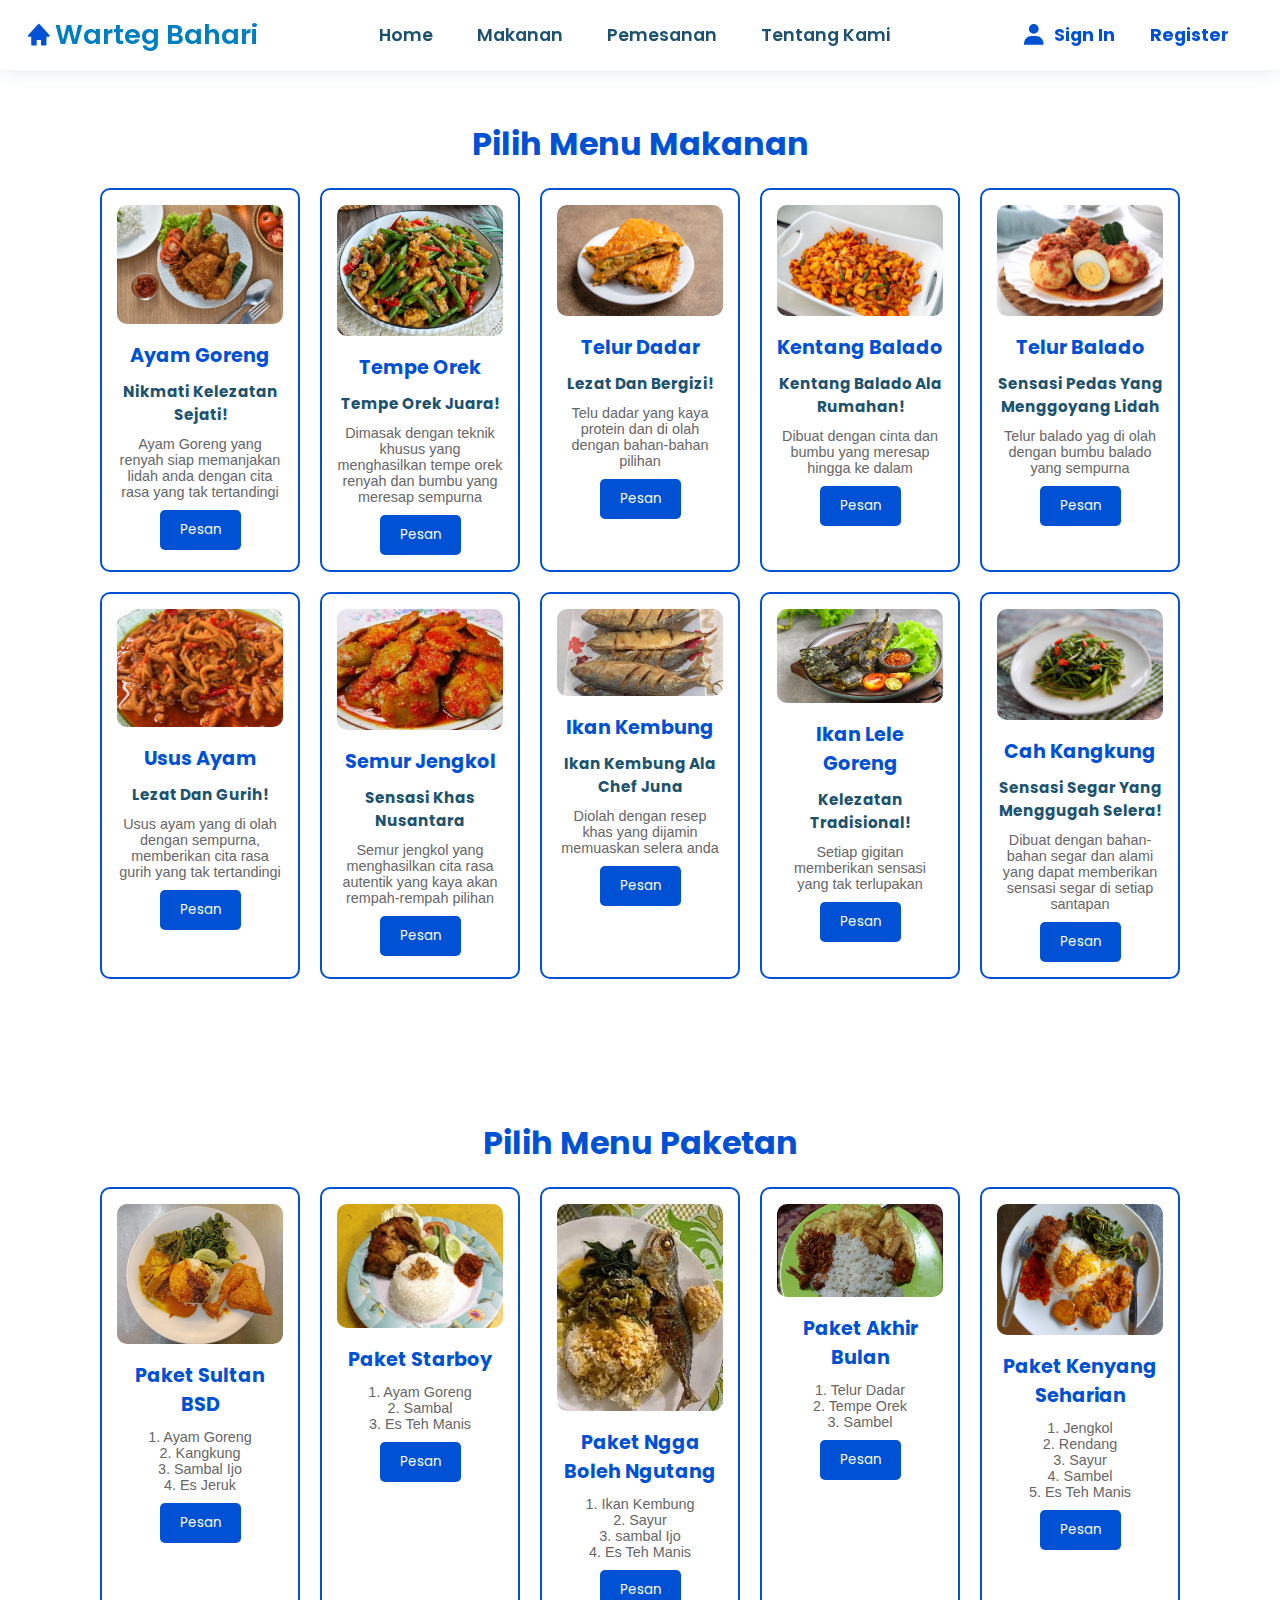
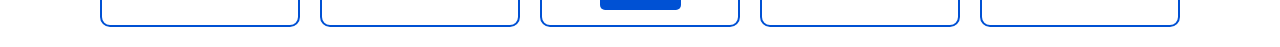
<file: Project Warteg 100%/index2.html>
<!DOCTYPE html>
<html>
    <head>
        <meta charset="UTF-8">
        <meta name="viewport" content="width=device-width, initial scale=1">
        <title>MENU MAKANAN</title>
        <link rel="stylesheet" href="menu.css">
        <link rel="preconnect" href="https://fonts.googleapis.com">
        <link rel="preconnect" href="https://fonts.gstatic.com" crossorigin>
        <link href="https://fonts.googleapis.com/css2?family=Poppins:ital,wght@0,100;0,200;0,300;0,400;0,500;0,600;0,700;0,800;0,900;1,100;1,200;1,300;1,400;1,500;1,600;1,700;1,800;1,900&display=swap" rel="stylesheet">
        <link href='https://unpkg.com/boxicons@2.1.4/css/boxicons.min.css' rel='stylesheet'>
        <link rel="preconnect" href="https://fonts.googleapis.com">
        <link rel="preconnect" href="https://fonts.gstatic.com" crossorigin>
        
    </head>

    <div>
            <header>
                <a href="" class="logo">
                    <i class='bx bxs-home' ></i>
                    <span>Warteg Bahari</span>
                </a>

                <ul class="navbar">
                    <li>
                        <a href="index.html">Home</a>
                        <a href="index2.html">Makanan</a>
                        <a href="index3.html">Pemesanan</a>
                        <a href="index4.html">Tentang Kami</a>
                    </li>
                </ul>

                <div class="main">
                    <a href="index5.html" class="user"><i class='bx bxs-user' ></i>Sign In</a>
                    <a href="index5.html">Register</a>
                    <div class="bx bx-menu" id="menu-icon">
                    </div>
                </div>
            </header>
            

            <!-- menu makan -->

            
            <section class="menu">
                <h1>Pilih Menu Makanan</h1>
                <div class="menu-items">
                    <div class="menu-item" >
                        <img src="ayam.jpg" >
                        <h2>Ayam Goreng</h2>
                        <h4>Nikmati Kelezatan Sejati!</h4>
                        <p>Ayam Goreng yang renyah siap memanjakan lidah anda 
                            dengan cita rasa yang tak tertandingi </p>
                        <button onclick="location.href='index3.html'">Pesan</button>
                    </div>
                    <div class="menu-item">
                        <img src="tempe orek.jpg">
                        <h2>Tempe Orek</h2>
                        <h4>Tempe Orek Juara!</h4>
                        <p>Dimasak dengan teknik khusus yang menghasilkan tempe orek renyah 
                            dan bumbu yang meresap sempurna
                        </p>
                        <button>Pesan</button>
                    </div>
                    <div class="menu-item" >
                        <img src="telur.jpg" >
                        <h2>Telur Dadar</h2>
                        <h4>Lezat Dan Bergizi!</h4>
                        <p>Telu dadar yang kaya protein dan di olah dengan bahan-bahan
                            pilihan
                        </p>
                        <button onclick="location.href='index3.html'">Pesan</button>
                    </div>
                    <div class="menu-item" >
                        <img src="kentang.jpg" >
                        <h2>Kentang Balado</h2>
                        <h4>Kentang Balado Ala Rumahan!</h4>
                        <p>Dibuat dengan cinta dan bumbu yang meresap
                            hingga ke dalam
                        </p>
                        <button onclick="location.href='index3.html'">Pesan</button>
                    </div>
                    <div class="menu-item" >
                        <img src="balado.jpg" >
                        <h2>Telur Balado</h2>
                        <h4>Sensasi Pedas Yang Menggoyang Lidah</h4>
                        <p>Telur balado yag di olah dengan bumbu balado
                            yang sempurna
                        </p>
                        <button onclick="location.href='index3.html'">Pesan</button>
                    </div>
                    <div class="menu-items">
                        <div class="menu-item">
                            <img src="usus ayam.jpg">
                            <h2>Usus Ayam</h2>
                            <h4>Lezat Dan Gurih!</h4>
                            <p>Usus ayam yang di olah dengan sempurna,
                                memberikan cita rasa gurih yang tak tertandingi
                            </p>
                            <button onclick="location.href='index3.html'">Pesan</button>
                        </div>
                        <div class="menu-items">
                            <div class="menu-item" >
                                <img src="semur jengkol.webp" >
                                <h2>Semur Jengkol</h2>
                                <h4>Sensasi Khas Nusantara</h4>
                                <p>Semur jengkol yang menghasilkan cita rasa autentik
                                    yang kaya akan rempah-rempah pilihan
                                </p>
                                <button onclick="location.href='index3.html'">Pesan</button>
                            </div>
                            <div class="menu-items">
                                <div class="menu-item" >
                                    <img src="ikan kembung.jpg" >
                                    <h2>Ikan Kembung</h2>
                                    <h4>Ikan Kembung Ala Chef Juna</h4>
                                    <p>Diolah dengan resep khas yang dijamin memuaskan selera anda</p>
                                    <button onclick="location.href='index3.html'">Pesan</button>
                                </div>
                                    <div class="menu-items">
                    <div class="menu-item" >
                        <img src="lele goreng.jpg" >
                        <h2>Ikan Lele Goreng</h2>
                        <h4>Kelezatan Tradisional!</h4>
                        <p>Setiap gigitan memberikan sensasi yang tak terlupakan</p>
                        <button onclick="location.href='index3.html'">Pesan</button>
                    </div>
                    <div class="menu-items">
                        <div class="menu-item" >
                            <img src="kangkung.avif" >
                            <h2>Cah Kangkung</h2>
                            <h4>Sensasi Segar Yang Menggugah Selera!</h4>
                            <p>Dibuat dengan bahan-bahan segar dan alami yang dapat 
                                memberikan sensasi segar di setiap santapan
                            </p>
                            <button onclick="location.href='index3.html'">Pesan</button>
                        </div>
                        
                </div>
            </section>
            
            <!-- menu paketan -->


            <section class="menu">
                <h1>Pilih Menu Paketan</h1>
                <div class="menu-items">
                    <div class="menu-item" >
                        <img src="paket nasi ayam.webp" >
                        <h2>Paket Sultan BSD</h2>
                        <p>1. Ayam Goreng<br>
                        2. Kangkung<br>
                        3. Sambal Ijo<br>
                        4. Es Jeruk</p>
                        <button>Pesan</button>
                    </div>
                    <div class="menu-items">
                        <div class="menu-item">
                            <img src="starboy.jpg">
                            <h2>Paket Starboy</h2>
                            <p>1. Ayam Goreng<br>
                                2. Sambal<br>
                                3. Es Teh Manis<br>
                            </p>
                            <button onclick="location.href='index3.html'">Pesan</button>
                        </div>
                        <div class="menu-items">
                            <div class="menu-item">
                                <img src="ngak utang.jpeg">
                                <h2>Paket Ngga Boleh Ngutang</h2>
                                <p> 1. Ikan Kembung<br>
                                    2. Sayur<br>
                                    3. sambal Ijo<br>
                                    4. Es Teh Manis
                                </p>
                                <button onclick="location.href='index3.html'">Pesan</button>
                            </div>
                            <div class="menu-items">
                                <div class="menu-item">
                                    <img src="akhir bulan.jpg">
                                    <h2>Paket Akhir Bulan</h2>
                                    <p>1. Telur Dadar
                                        <br>
                                        2. Tempe Orek<br>
                                        3. Sambel<br>
                                    </p>
                                    <button onclick="location.href='index3.html'">Pesan</button>
                                </div>
                                <div class="menu-items">
                                    <div class="menu-item">
                                        <img src="jengkol.jpeg">
                                        <h2>Paket Kenyang Seharian</h2>
                                        <p>1. Jengkol <br>
                                            2. Rendang <br>
                                            3. Sayur <br>
                                            4. Sambel<br>
                                            5. Es Teh Manis<br>
                                        </p>
                                        <button onclick="location.href='index3.html'">Pesan</button>
                                    </div>
                                    
            
            

            <script type="text/javascript" src="warteg.js"></script>
    </body>
</html>
</file>
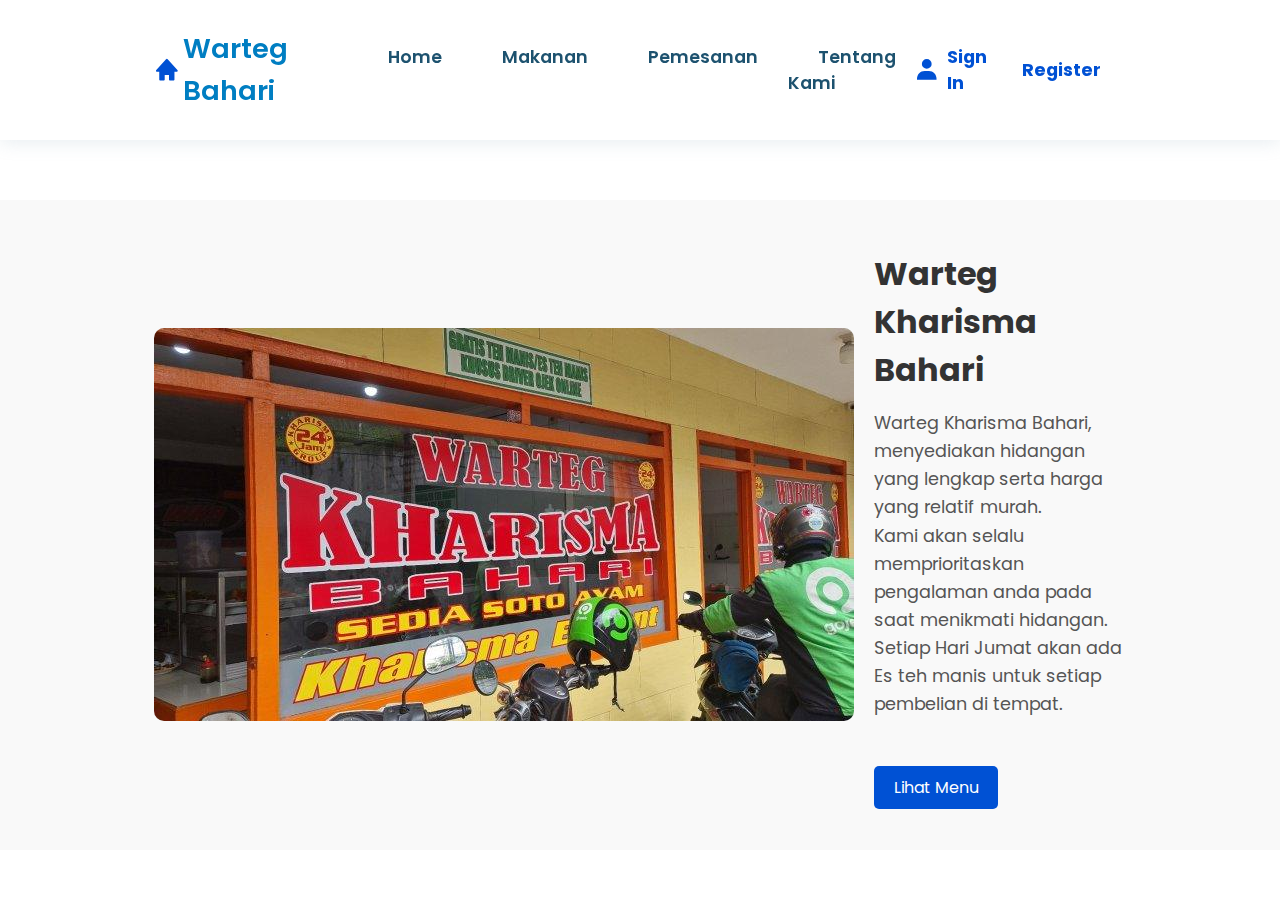
<file: Project Warteg 100%/index4.html>
<!DOCTYPE html>
<html>
<head>
    <meta charset="UTF-8" />
    <meta name="viewport" content="width=device-width, initial-scale=1.0" />
    <title>MENU MAKANAN</title>
    <link rel="stylesheet" href="about.css" />
    <link rel="preconnect" href="https://fonts.googleapis.com" />
    <link rel="preconnect" href="https://fonts.gstatic.com" crossorigin />
    <link href="https://fonts.googleapis.com/css2?family=Poppins:ital,wght@0,100;0,200;0,300;0,400;0,500;0,600;0,700;0,800;0,900&display=swap" rel="stylesheet" />
    <link href="https://unpkg.com/boxicons@2.1.4/css/boxicons.min.css" rel="stylesheet" />
</head>
<body>
    <div>
        <header>
            <a href="" class="logo">
                <i class='bx bxs-home'></i>
                <span>Warteg Bahari</span>
            </a>

            <ul class="navbar">
                <li><a href="index.html">Home</a></li>
                <li><a href="index2.html">Makanan</a></li>
                <li><a href="index3.html">Pemesanan</a></li>
                <li><a href="index4.html">Tentang Kami</a></li>
            </ul>

            <div class="main">
                <a href="index5.html" class="user"><i class='bx bxs-user'></i> Sign In</a>
                <a href="index5.html">Register</a>
                <div class="bx bx-menu" id="menu-icon"></div>
            </div>
        </header>
    </div>

    <p>&nbsp;</p>
    <p>&nbsp;</p>
    <p>&nbsp;</p>
    <p>&nbsp;</p>
    <p>&nbsp;</p>
    <p>&nbsp;</p>
    <p>&nbsp;</p>
    <p>&nbsp;</p>

    <section class="image-text-section">
        <img src="suasana-warteg-kharisma-bahari-di-kawasan-cilandak-jakarta-selatan.jpg">
        <div class="anjay">
            <h2>Warteg Kharisma Bahari</h2>
            <p>Warteg Kharisma Bahari, menyediakan hidangan yang lengkap serta harga yang relatif murah.<br>
                Kami akan selalu memprioritaskan pengalaman anda pada saat menikmati hidangan.<br>
                Setiap Hari Jumat akan ada Es teh manis untuk setiap pembelian di tempat.<br>
                &nbsp;
                <br>
                &nbsp;</p>

                <a href="index2.html" class="btn">Lihat Menu</a>
        </div>
    </section>

    <script type="text/javascript" src="warteg.js"></script>
</body>
</html>
</file>
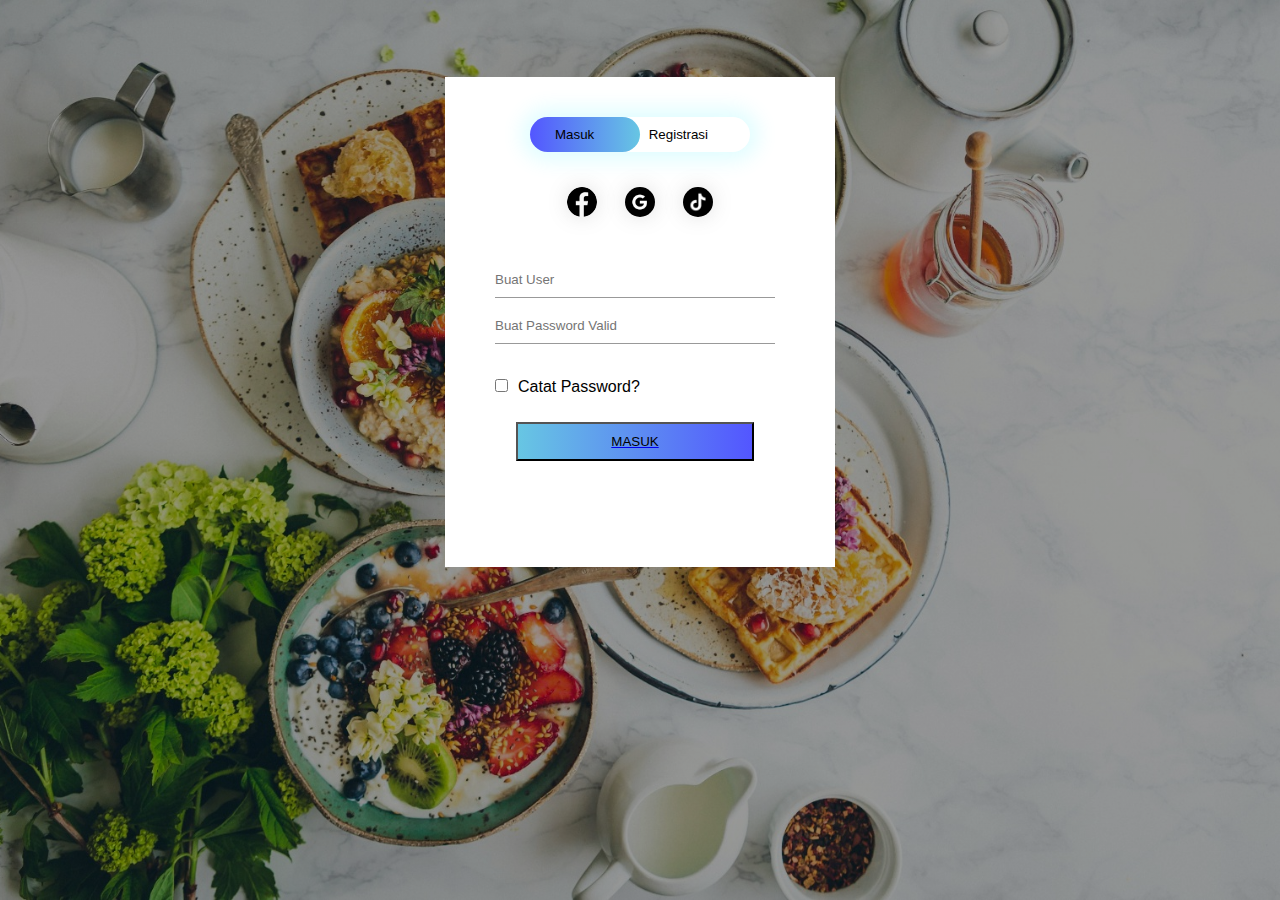
<file: Project Warteg 100%/index5.html>
<!DOCTYPE html>
<html>
    <head>
        <title>Registrasi</title>
        <link rel="stylesheet" href="Rani.css">
        <meta charset="UTF-8">
        <meta name="viewport" content="width=device-width, initial scale=1">
    </head>

    <body>
        <div class="popi">
            <div class="form-box">
                <div class="btn-siti">
                    <div id="btn"></div>
                    <button type="button" class="toggle-btn" onclick="Masuk()">Masuk</button>
                    <button type="button" class="toggle-btn" onclick="Registerasi()">Registrasi</button>
                </div>
                <div class="sosial">
                    <img src="fb.jpeg">
                    <img src="gugel.jpeg">
                    <img src="tt.jpeg">
            </div>
            <form id="Masuk" class="input-group" onsubmit="redirectToMasukPage(event)">
                <input type="text" class="input-field" placeholder="Buat User" required>
                <input type="text" class="input-field" placeholder="Buat Password Valid" required>
                <input type="checkbox" class="chech-box"><span>Catat Password?</span>
            <a href="index.html">
                <button type="submit" class="submit-btn">MASUK</button>
            </a>

            </form>
            <form id="Registrasi" class="input-group" onsubmit="redirectToRegistrasiPage(event)">
                <input type="text" class="input-field" placeholder="User Terpakai" required>
                <input type="email" class="input-field" placeholder="E-mail" required>
                <input type="text" class="input-field" placeholder="Enter Password" required>
                <input type="checkbox" class="chech-box"><span>Aku menyetujui segala kondisi</span>
                    <button type="submit" class="submit-btn" onclick="redirectToAnotherPage()">REGISTER</button>
                    
            </form>
            </div>
        </div>

        <script>
            var x = document.getElementById("Masuk")
            var y = document.getElementById("Registrasi")
            var z = document.getElementById("btn")
            function Registerasi(){
                x.style.left="-400px"
                y.style.left="50px"
                z.style.left="110px"
            }
                function Masuk() {
                x.style.left="50px"
                y.style.left="450px"
                z.style.left="0px"
                }
                
                function redirectToMasukPage(event) {
                event.preventDefault();
                window.location.href = 'index.html'; 
            }

            function redirectToRegistrasiPage(event) {
                event.preventDefault();
                window.location.href = 'index.html'; 
            }
                
        </script>

    </body>
</html>
</file>
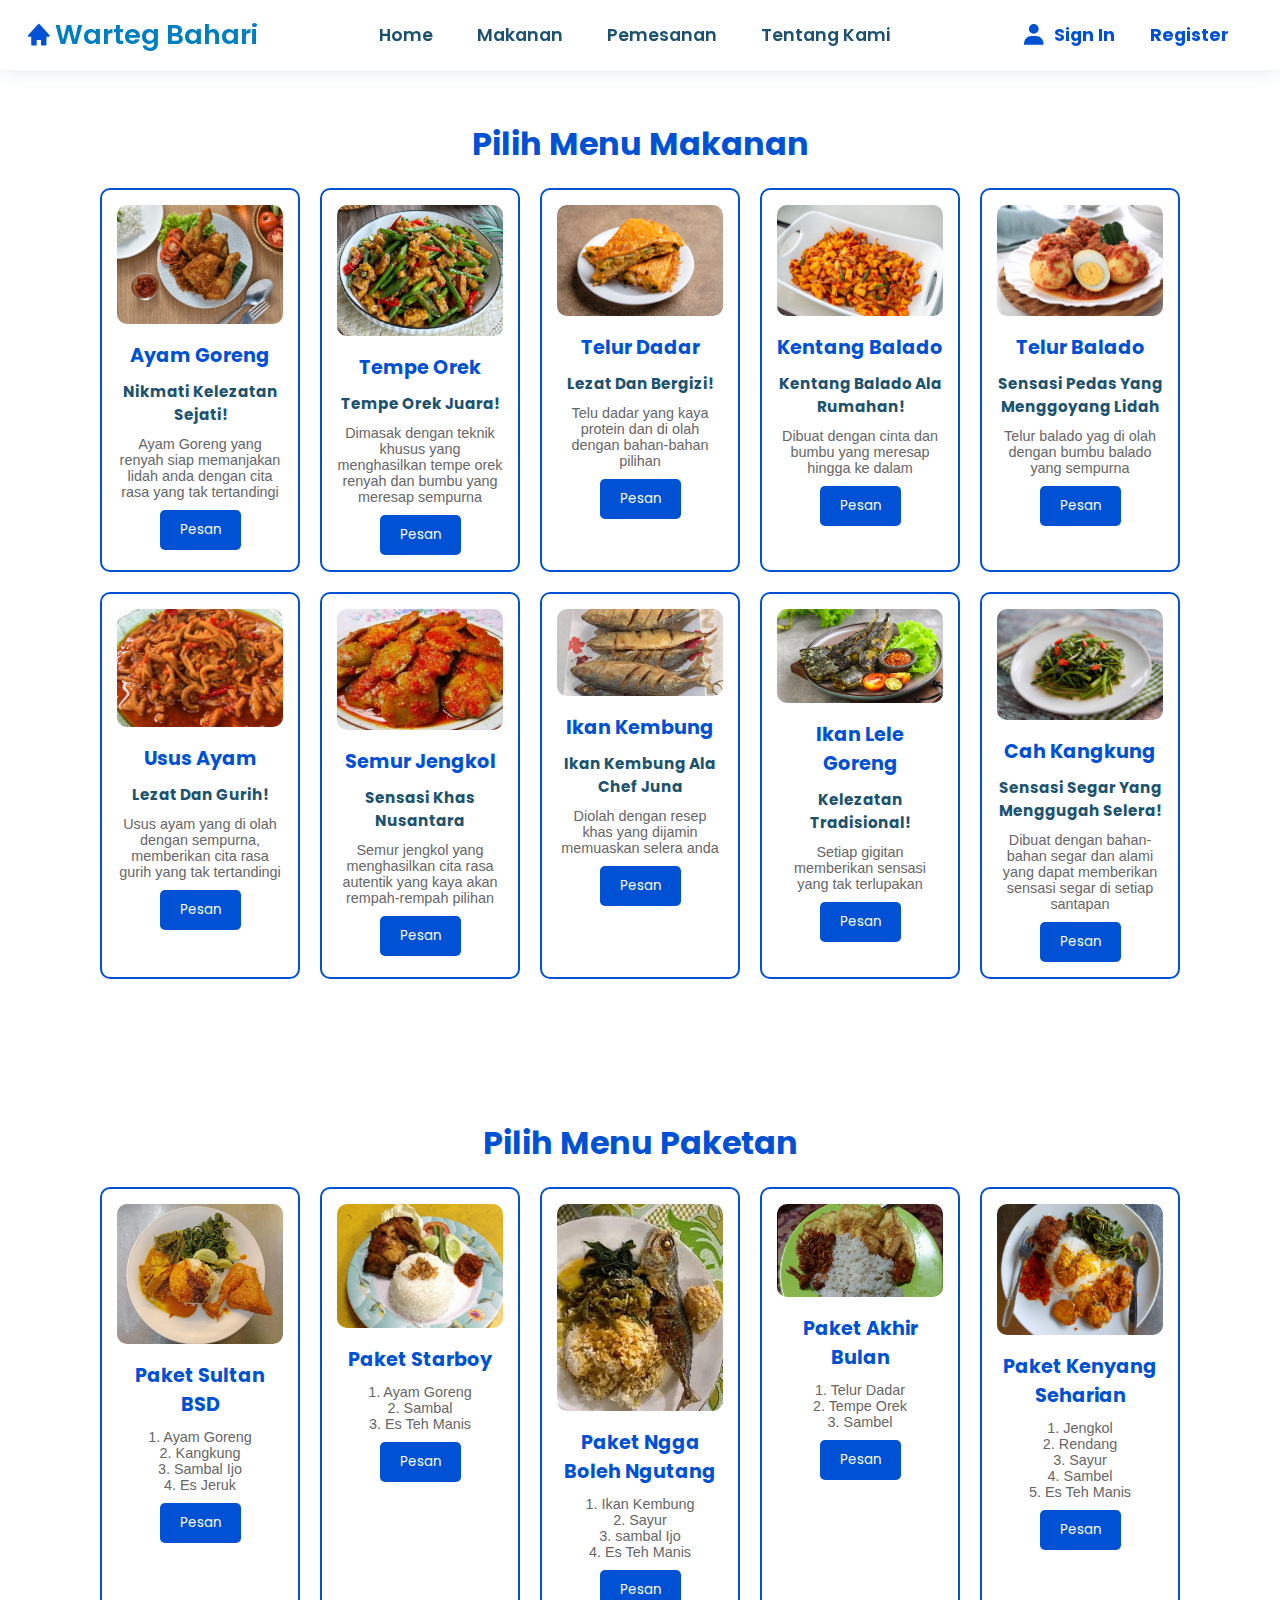
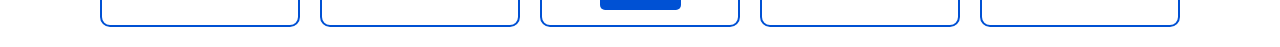
<file: Project Warteg 75%/index2.html>
<!DOCTYPE html>
<html>
    <head>
        <meta charset="UTF-8">
        <meta name="viewport" content="width=device-width, initial scale=1">
        <title>MENU MAKANAN</title>
        <link rel="stylesheet" href="menu.css">
        <link rel="preconnect" href="https://fonts.googleapis.com">
        <link rel="preconnect" href="https://fonts.gstatic.com" crossorigin>
        <link href="https://fonts.googleapis.com/css2?family=Poppins:ital,wght@0,100;0,200;0,300;0,400;0,500;0,600;0,700;0,800;0,900;1,100;1,200;1,300;1,400;1,500;1,600;1,700;1,800;1,900&display=swap" rel="stylesheet">
        <link href='https://unpkg.com/boxicons@2.1.4/css/boxicons.min.css' rel='stylesheet'>
        <link rel="preconnect" href="https://fonts.googleapis.com">
        <link rel="preconnect" href="https://fonts.gstatic.com" crossorigin>
        
    </head>

    <div>
            <header>
                <a href="" class="logo">
                    <i class='bx bxs-home' ></i>
                    <span>Warteg Bahari</span>
                </a>

                <ul class="navbar">
                    <li>
                        <a href="index.html">Home</a>
                        <a href="index2.html">Makanan</a>
                        <a href="index3.html">Pemesanan</a>
                        <a href="#">Tentang Kami</a>
                    </li>
                </ul>

                <div class="main">
                    <a href="#" class="user"><i class='bx bxs-user' ></i>Sign In</a>
                        <a href="#">Register</a>
                    <div class="bx bx-menu" id="menu-icon">
                    </div>
                </div>
            </header>
            

            <!-- menu makan -->

            
            <section class="menu">
                <h1>Pilih Menu Makanan</h1>
                <div class="menu-items">
                    <div class="menu-item" >
                        <img src="ayam.jpg" >
                        <h2>Ayam Goreng</h2>
                        <h4>Nikmati Kelezatan Sejati!</h4>
                        <p>Ayam Goreng yang renyah siap memanjakan lidah anda 
                            dengan cita rasa yang tak tertandingi </p>
                        <button>Pesan</button>
                    </div>
                    <div class="menu-item">
                        <img src="tempe orek.jpg">
                        <h2>Tempe Orek</h2>
                        <h4>Tempe Orek Juara!</h4>
                        <p>Dimasak dengan teknik khusus yang menghasilkan tempe orek renyah 
                            dan bumbu yang meresap sempurna
                        </p>
                        <button>Pesan</button>
                    </div>
                    <div class="menu-item" >
                        <img src="telur.jpg" >
                        <h2>Telur Dadar</h2>
                        <h4>Lezat Dan Bergizi!</h4>
                        <p>Telu dadar yang kaya protein dan di olah dengan bahan-bahan
                            pilihan
                        </p>
                        <button>Pesan</button>
                    </div>
                    <div class="menu-item" >
                        <img src="kentang.jpg" >
                        <h2>Kentang Balado</h2>
                        <h4>Kentang Balado Ala Rumahan!</h4>
                        <p>Dibuat dengan cinta dan bumbu yang meresap
                            hingga ke dalam
                        </p>
                        <button>Pesan</button>
                    </div>
                    <div class="menu-item" >
                        <img src="balado.jpg" >
                        <h2>Telur Balado</h2>
                        <h4>Sensasi Pedas Yang Menggoyang Lidah</h4>
                        <p>Telur balado yag di olah dengan bumbu balado
                            yang sempurna
                        </p>
                        <button>Pesan</button>
                    </div>
                    <div class="menu-items">
                        <div class="menu-item">
                            <img src="usus ayam.jpg">
                            <h2>Usus Ayam</h2>
                            <h4>Lezat Dan Gurih!</h4>
                            <p>Usus ayam yang di olah dengan sempurna,
                                memberikan cita rasa gurih yang tak tertandingi
                            </p>
                            <button>Pesan</button>
                        </div>
                        <div class="menu-items">
                            <div class="menu-item" >
                                <img src="semur jengkol.webp" >
                                <h2>Semur Jengkol</h2>
                                <h4>Sensasi Khas Nusantara</h4>
                                <p>Semur jengkol yang menghasilkan cita rasa autentik
                                    yang kaya akan rempah-rempah pilihan
                                </p>
                                <button>Pesan</button>
                            </div>
                            <div class="menu-items">
                                <div class="menu-item" >
                                    <img src="ikan kembung.jpg" >
                                    <h2>Ikan Kembung</h2>
                                    <h4>Ikan Kembung Ala Chef Juna</h4>
                                    <p>Diolah dengan resep khas yang dijamin memuaskan selera anda</p>
                                    <button>Pesan</button>
                                </div>
                                    <div class="menu-items">
                    <div class="menu-item" >
                        <img src="lele goreng.jpg" >
                        <h2>Ikan Lele Goreng</h2>
                        <h4>Kelezatan Tradisional!</h4>
                        <p>Setiap gigitan memberikan sensasi yang tak terlupakan</p>
                        <button>Pesan</button>
                    </div>
                    <div class="menu-items">
                        <div class="menu-item" >
                            <img src="kangkung.avif" >
                            <h2>Cah Kangkung</h2>
                            <h4>Sensasi Segar Yang Menggugah Selera!</h4>
                            <p>Dibuat dengan bahan-bahan segar dan alami yang dapat 
                                memberikan sensasi segar di setiap santapan
                            </p>
                            <button>Pesan</button>
                        </div>
                        
                </div>
            </section>
            
            <!-- menu paketan -->


            <section class="menu">
                <h1>Pilih Menu Paketan</h1>
                <div class="menu-items">
                    <div class="menu-item" >
                        <img src="paket nasi ayam.webp" >
                        <h2>Paket Sultan BSD</h2>
                        <p>1. Ayam Goreng<br>
                        2. Kangkung<br>
                        3. Sambal Ijo<br>
                        4. Es Jeruk</p>
                        <button>Pesan</button>
                    </div>
                    <div class="menu-items">
                        <div class="menu-item">
                            <img src="starboy.jpg">
                            <h2>Paket Starboy</h2>
                            <p>1. Ayam Goreng<br>
                                2. Sambal<br>
                                3. Es Teh Manis<br>
                            </p>
                            <button>Pesan</button>
                        </div>
                        <div class="menu-items">
                            <div class="menu-item">
                                <img src="ngak utang.jpeg">
                                <h2>Paket Ngga Boleh Ngutang</h2>
                                <p> 1. Ikan Kembung<br>
                                    2. Sayur<br>
                                    3. sambal Ijo<br>
                                    4. Es Teh Manis
                                </p>
                                <button>Pesan</button>
                            </div>
                            <div class="menu-items">
                                <div class="menu-item">
                                    <img src="akhir bulan.jpg">
                                    <h2>Paket Akhir Bulan</h2>
                                    <p>1. Telur Dadar
                                        <br>
                                        2. Tempe Orek<br>
                                        3. Sambel<br>
                                    </p>
                                    <button>Pesan</button>
                                </div>
                                <div class="menu-items">
                                    <div class="menu-item">
                                        <img src="jengkol.jpeg">
                                        <h2>Paket Kenyang Seharian</h2>
                                        <p>1. Jengkol <br>
                                            2. Rendang <br>
                                            3. Sayur <br>
                                            4. Sambel<br>
                                            5. Es Teh Manis<br>
                                        </p>
                                        <button>Pesan</button>
                                    </div>
                                    
            
            

            <script type="text/javascript" src="warteg.js"></script>
    </body>
</html>
</file>
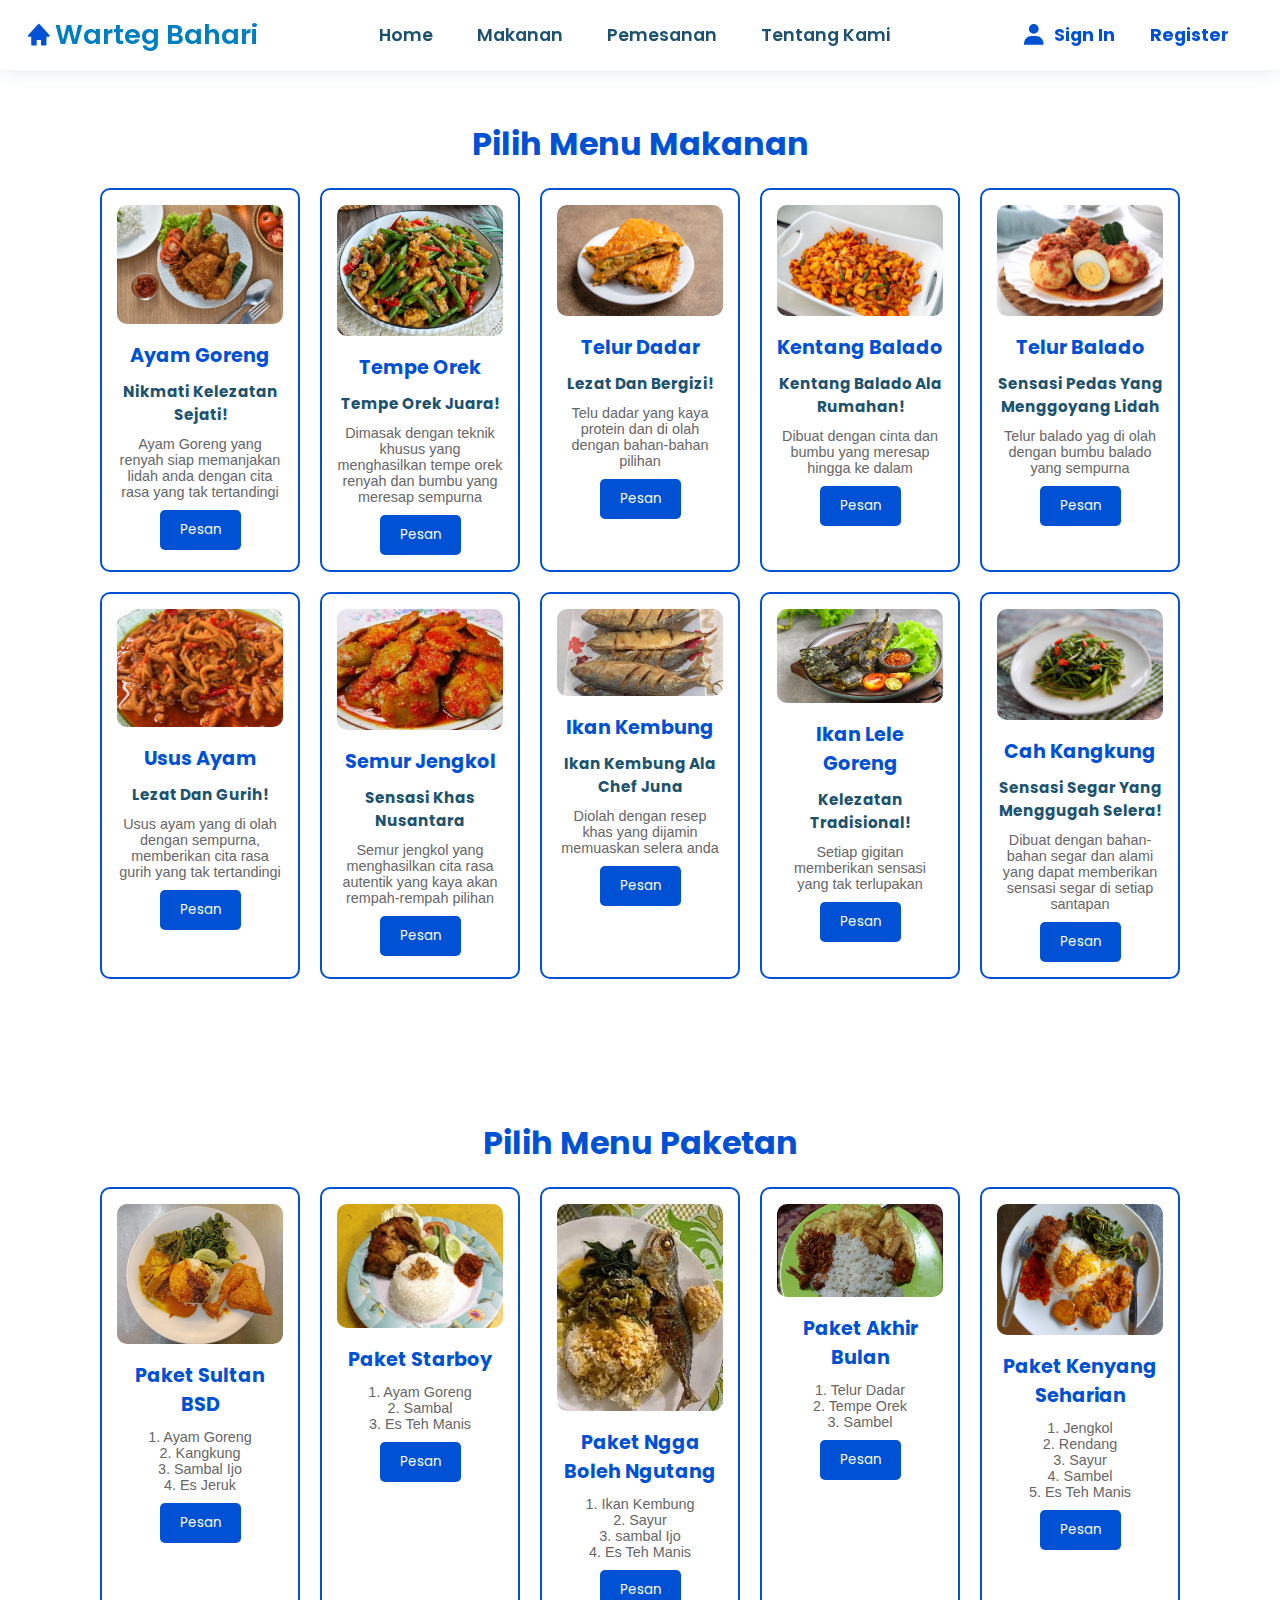
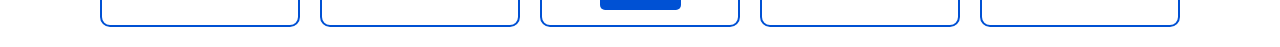
<file: Project Warteg/index2.html>
<!DOCTYPE html>
<html>
    <head>
        <meta charset="UTF-8">
        <meta name="viewport" content="width=device-width, initial scale=1">
        <title>MENU MAKANAN</title>
        <link rel="stylesheet" href="menu.css">
        <link rel="preconnect" href="https://fonts.googleapis.com">
        <link rel="preconnect" href="https://fonts.gstatic.com" crossorigin>
        <link href="https://fonts.googleapis.com/css2?family=Poppins:ital,wght@0,100;0,200;0,300;0,400;0,500;0,600;0,700;0,800;0,900;1,100;1,200;1,300;1,400;1,500;1,600;1,700;1,800;1,900&display=swap" rel="stylesheet">
        <link href='https://unpkg.com/boxicons@2.1.4/css/boxicons.min.css' rel='stylesheet'>
        <link rel="preconnect" href="https://fonts.googleapis.com">
        <link rel="preconnect" href="https://fonts.gstatic.com" crossorigin>
        
    </head>

    <div>
            <header>
                <a href="" class="logo">
                    <i class='bx bxs-home' ></i>
                    <span>Warteg Bahari</span>
                </a>

                <ul class="navbar">
                    <li>
                        <a href="index.html">Home</a>
                        <a href="index2.html">Makanan</a>
                        <a href="index3.html">Pemesanan</a>
                        <a href="index4.html">Tentang Kami</a>
                    </li>
                </ul>

                <div class="main">
                    <a href="index5.html" class="user"><i class='bx bxs-user' ></i>Sign In</a>
                    <a href="index5.html">Register</a>
                    <div class="bx bx-menu" id="menu-icon">
                    </div>
                </div>
            </header>
            

            <!-- menu makan -->

            
            <section class="menu">
                <h1>Pilih Menu Makanan</h1>
                <div class="menu-items">
                    <div class="menu-item" >
                        <img src="ayam.jpg" >
                        <h2>Ayam Goreng</h2>
                        <h4>Nikmati Kelezatan Sejati!</h4>
                        <p>Ayam Goreng yang renyah siap memanjakan lidah anda 
                            dengan cita rasa yang tak tertandingi </p>
                        <button>Pesan</button>
                    </div>
                    <div class="menu-item">
                        <img src="tempe orek.jpg">
                        <h2>Tempe Orek</h2>
                        <h4>Tempe Orek Juara!</h4>
                        <p>Dimasak dengan teknik khusus yang menghasilkan tempe orek renyah 
                            dan bumbu yang meresap sempurna
                        </p>
                        <button>Pesan</button>
                    </div>
                    <div class="menu-item" >
                        <img src="telur.jpg" >
                        <h2>Telur Dadar</h2>
                        <h4>Lezat Dan Bergizi!</h4>
                        <p>Telu dadar yang kaya protein dan di olah dengan bahan-bahan
                            pilihan
                        </p>
                        <button>Pesan</button>
                    </div>
                    <div class="menu-item" >
                        <img src="kentang.jpg" >
                        <h2>Kentang Balado</h2>
                        <h4>Kentang Balado Ala Rumahan!</h4>
                        <p>Dibuat dengan cinta dan bumbu yang meresap
                            hingga ke dalam
                        </p>
                        <button>Pesan</button>
                    </div>
                    <div class="menu-item" >
                        <img src="balado.jpg" >
                        <h2>Telur Balado</h2>
                        <h4>Sensasi Pedas Yang Menggoyang Lidah</h4>
                        <p>Telur balado yag di olah dengan bumbu balado
                            yang sempurna
                        </p>
                        <button>Pesan</button>
                    </div>
                    <div class="menu-items">
                        <div class="menu-item">
                            <img src="usus ayam.jpg">
                            <h2>Usus Ayam</h2>
                            <h4>Lezat Dan Gurih!</h4>
                            <p>Usus ayam yang di olah dengan sempurna,
                                memberikan cita rasa gurih yang tak tertandingi
                            </p>
                            <button>Pesan</button>
                        </div>
                        <div class="menu-items">
                            <div class="menu-item" >
                                <img src="semur jengkol.webp" >
                                <h2>Semur Jengkol</h2>
                                <h4>Sensasi Khas Nusantara</h4>
                                <p>Semur jengkol yang menghasilkan cita rasa autentik
                                    yang kaya akan rempah-rempah pilihan
                                </p>
                                <button>Pesan</button>
                            </div>
                            <div class="menu-items">
                                <div class="menu-item" >
                                    <img src="ikan kembung.jpg" >
                                    <h2>Ikan Kembung</h2>
                                    <h4>Ikan Kembung Ala Chef Juna</h4>
                                    <p>Diolah dengan resep khas yang dijamin memuaskan selera anda</p>
                                    <button>Pesan</button>
                                </div>
                                    <div class="menu-items">
                    <div class="menu-item" >
                        <img src="lele goreng.jpg" >
                        <h2>Ikan Lele Goreng</h2>
                        <h4>Kelezatan Tradisional!</h4>
                        <p>Setiap gigitan memberikan sensasi yang tak terlupakan</p>
                        <button>Pesan</button>
                    </div>
                    <div class="menu-items">
                        <div class="menu-item" >
                            <img src="kangkung.avif" >
                            <h2>Cah Kangkung</h2>
                            <h4>Sensasi Segar Yang Menggugah Selera!</h4>
                            <p>Dibuat dengan bahan-bahan segar dan alami yang dapat 
                                memberikan sensasi segar di setiap santapan
                            </p>
                            <button>Pesan</button>
                        </div>
                        
                </div>
            </section>
            
            <!-- menu paketan -->


            <section class="menu">
                <h1>Pilih Menu Paketan</h1>
                <div class="menu-items">
                    <div class="menu-item" >
                        <img src="paket nasi ayam.webp" >
                        <h2>Paket Sultan BSD</h2>
                        <p>1. Ayam Goreng<br>
                        2. Kangkung<br>
                        3. Sambal Ijo<br>
                        4. Es Jeruk</p>
                        <button>Pesan</button>
                    </div>
                    <div class="menu-items">
                        <div class="menu-item">
                            <img src="starboy.jpg">
                            <h2>Paket Starboy</h2>
                            <p>1. Ayam Goreng<br>
                                2. Sambal<br>
                                3. Es Teh Manis<br>
                            </p>
                            <button>Pesan</button>
                        </div>
                        <div class="menu-items">
                            <div class="menu-item">
                                <img src="ngak utang.jpeg">
                                <h2>Paket Ngga Boleh Ngutang</h2>
                                <p> 1. Ikan Kembung<br>
                                    2. Sayur<br>
                                    3. sambal Ijo<br>
                                    4. Es Teh Manis
                                </p>
                                <button>Pesan</button>
                            </div>
                            <div class="menu-items">
                                <div class="menu-item">
                                    <img src="akhir bulan.jpg">
                                    <h2>Paket Akhir Bulan</h2>
                                    <p>1. Telur Dadar
                                        <br>
                                        2. Tempe Orek<br>
                                        3. Sambel<br>
                                    </p>
                                    <button>Pesan</button>
                                </div>
                                <div class="menu-items">
                                    <div class="menu-item">
                                        <img src="jengkol.jpeg">
                                        <h2>Paket Kenyang Seharian</h2>
                                        <p>1. Jengkol <br>
                                            2. Rendang <br>
                                            3. Sayur <br>
                                            4. Sambel<br>
                                            5. Es Teh Manis<br>
                                        </p>
                                        <button>Pesan</button>
                                    </div>
                                    
            
            

            <script type="text/javascript" src="warteg.js"></script>
    </body>
</html>
</file>
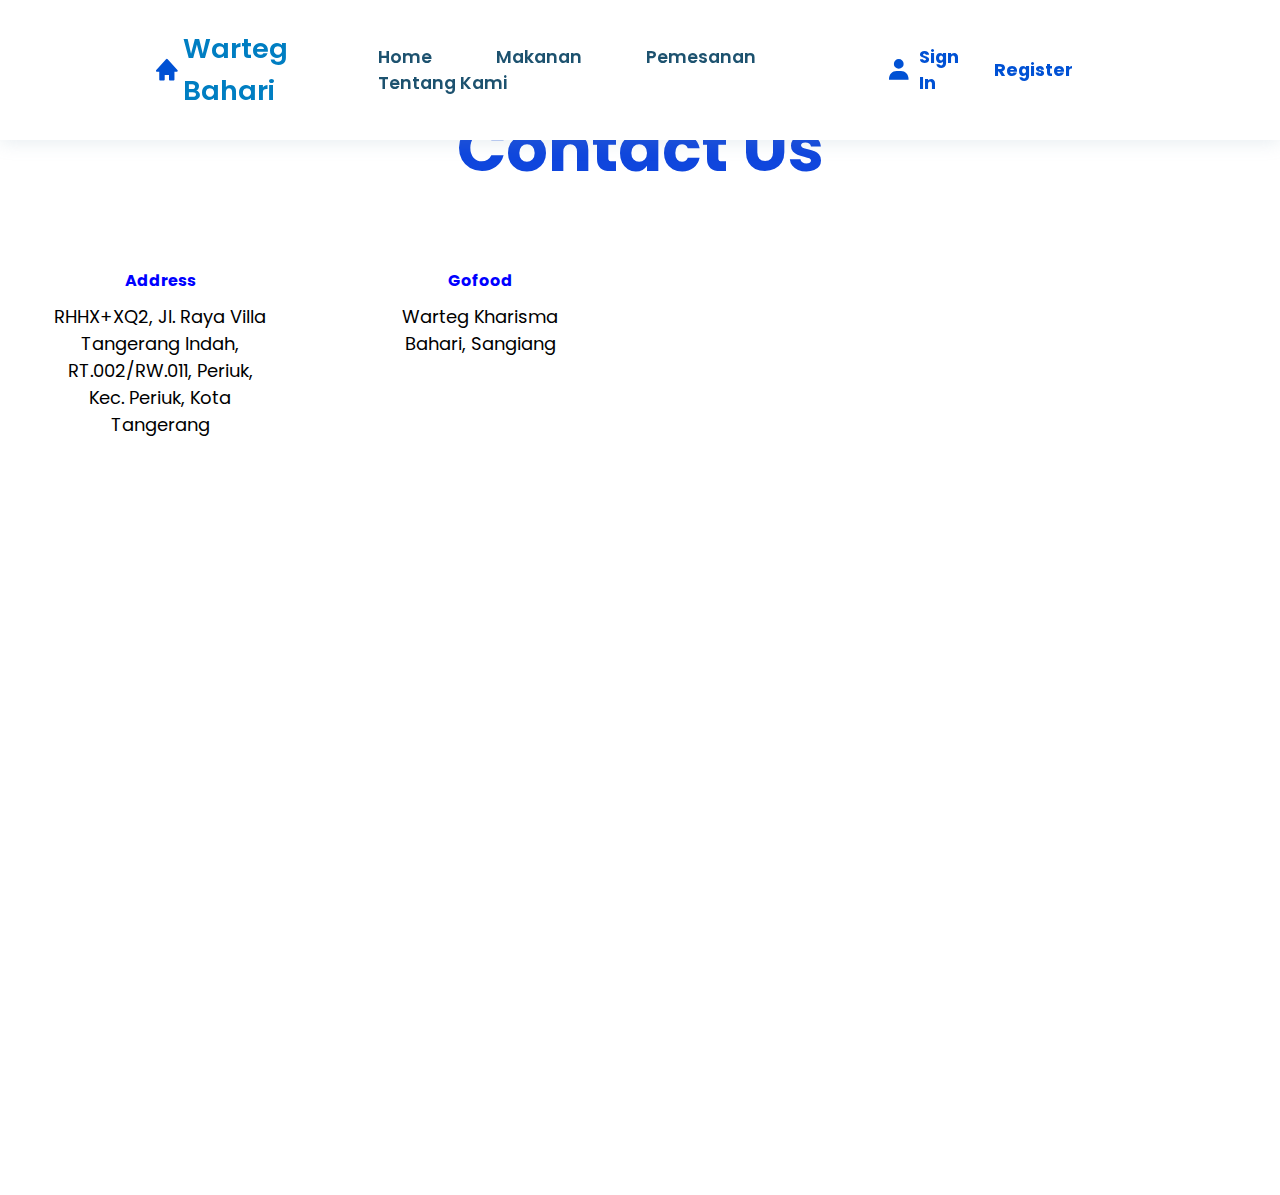
<file: Project Warteg/contact.warteg/contact.html>
<!DOCTYPE html>
<html>
  <head>
    <meta charset="UTF-8" />
    <meta name="viewport" content="width=device-width, initial scale=1" />
    <title>MENU MAKANAN</title>
    <link rel="stylesheet" href="Contact.css" />
    <link rel="preconnect" href="https://fonts.googleapis.com" />
    <link rel="preconnect" href="https://fonts.gstatic.com" crossorigin />
    <link
      href="https://fonts.googleapis.com/css2?family=Poppins:ital,wght@0,100;0,200;0,300;0,400;0,500;0,600;0,700;0,800;0,900;1,100;1,200;1,300;1,400;1,500;1,600;1,700;1,800;1,900&display=swap"
      rel="stylesheet"
    />
    <link
      href="https://unpkg.com/boxicons@2.1.4/css/boxicons.min.css"
      rel="stylesheet"
    />
    <link rel="preconnect" href="https://fonts.googleapis.com" />
    <link rel="preconnect" href="https://fonts.gstatic.com" crossorigin />
  </head>

  <div>
    <header>
      <a href="" class="logo">
        <i class="bx bxs-home"></i>
        <span>Warteg Bahari</span>
      </a>

      <ul class="navbar">
        <li>
          <a href="#">Home</a>
          <a href="#">Makanan</a>
          <a href="#">Pemesanan</a>
          <a href="#">Tentang Kami</a>
        </li>
      </ul>

      <div class="main">
        <a href="#" class="user"><i class="bx bxs-user"></i>Sign In</a>
        <a href="#">Register</a>
        <div class="bx bx-menu" id="menu-icon"></div>
      </div>
             
    </header>
    <body>
      <section class="Contact-Us" id="contact">
        <div class="contact-text">
          <h2>Contact <span>Us</span></h2>
          <div class="contact-info">
            <div class="contact-box">
              <div class="contact">
                <i class="fa-solid fa-location-dot"></i>
                <h4>Address</h4>
                <p>
                  RHHX+XQ2, Jl. Raya Villa Tangerang Indah, RT.002/RW.011,
                  Periuk, Kec. Periuk, Kota Tangerang
                </p>
              </div>
              <div class="contact">
                <h4>Gofood</h4>
                <p>Warteg Kharisma Bahari, Sangiang</p>
              </div>
            </div>
            <iframe
              src="https://www.google.com/maps/embed?pb=!1m18!1m12!1m3!1d3966.7059185893645!2d106.59453403670929!3d-6.170118177923925!2m3!1f0!2f0!3f0!3m2!1i1024!2i768!4f13.1!3m3!1m2!1s0x2e69ff11321439ef%3A0x1ce6023e426501e3!2sWARTEG%20KHARISMA%20BAHARI!5e0!3m2!1sid!2sid!4v1716541154700!5m2!1sid!2sid"
              width="100%%"
              height="600"
              style="border: 0"
              allowfullscreen=""
              loading="lazy"
              referrerpolicy="no-referrer-when-downgrade"
            ></iframe>
          </div>
        </div>
      </section>
    </body>
  </div>
</html>
</file>
<file: Project Warteg 100%/menu.css>
*{
    padding: 0;
    margin: 0;
    box-sizing: border-box;
    font-family: 'Poppins', sans-serif;
text-decoration: none;
    list-style: none;
    scroll-behavior: smooth;
}



body{
    min-height: 100vh;
    background: #fff;
}

header{
    position: fixed;
    width: 100%;
    top: 0;
    right: 0;
    z-index: 1000;
    display: flex;
    align-items: center;
    justify-content: space-between;
    background: #ffffff;
    box-shadow: 0px 2px 18px 0 rgb(129 162 182 / 20%);
    padding: 28px 12%;
    transition: all .50s ease;
}

.logo{
    display: flex;
    align-items: center;
}

.logo i{
    font-size: 26px;
    color:#0051d4;
    margin-right: 3px;
}

.logo span{
    color: #007ec2;
    font-size: 1.7rem;
    font-weight: 600;
}

.navbar{
    display: flex;
}

.navbar a{
    color: #1d526f;
    font-size: 1.1rem;
    font-weight: 600;
    padding: 5px 0;
    margin: 0px 30px;
    transition: all .50s ease;
}

.navbar a:hover{
    color:#3bbeff;
}

.navbar a.active{
        color: #3bbeff;
}

.main {
    display: flex;
    align-items: center;
}

.main a{
    margin-right: 25px;
    margin-left: 10px;
    color: #0051d4;
    font-size: 1.1rem;
    font-weight: 700;
    transition: all .50s ease;
}

.main a:hover{
    color: #8ad8ff;
}

.user{
    display: flex;
    align-items: center;
}

.user i{
    font-size: 26px;
    color:#0051d4;
    margin-right: 7px;
}

#menu-icon{
    font-size: 35px;
    color: #0051d4;
    cursor: pointer;
    z-index: 10001;
    display: none;
}


/* Menu makanan */


.menu {
    margin: 100px auto 0;
    padding: 20px;
    text-align: center;
}

.menu h1 {
    font-size: 2rem;
    color: #0051d4;
    margin-bottom: 20px;
}

.menu-items {
    display: flex;
    flex-wrap: wrap;
    justify-content: center;
    gap: 20px;
}

.menu-item {
    padding: 15px;
    border: 2px solid #0051d4;
    border-radius: 10px;
    width: 200px;
    transition: background 0.3s, color 0.3s;
    text-align: center;
}

.menu-item img {
    width: 100%;
    border-radius: 10px;
}

.menu-item h2 {
    font-size: 1.2rem;
    margin: 10px 0;
    color: #0051d4;
}

.menu-item h4{
    font-size: 0.95rem;
    margin: 10px 0;
    color:#1d526f;
}

.menu-item p {
    font-size: 0.9rem;
    margin: 10px 0;
    color: #666;
    font-family: sans-serif;
}

.menu-item button {
    padding: 10px 20px;
    border: none;
    background: #0051d4;
    color: #fff;
    border-radius: 5px;
    cursor: pointer;
    transition: background 0.3s;
}

.menu-item button:hover {
    background: #003a8c;
}

.menu-item.active {
    background: #3bbeff;
    color: #fff;
}



@media (max-width: 1280px){
    header{
        padding: 14px 2%;
        transition: .2s;
    }
    .navbar a{
        padding: 5px 0;
        margin: 0px 20px;
    }
}

@media (max-width: 1090px){
    #menu-icon{
        display: block;
    }
    .navbar{
        position: absolute;
        top: 100%;
        right: -100%;
        width: 270px;
        height: 29vh;
        background: #B3C8CF;
        display: flex;
        flex-direction: column;
        justify-content: flex-start;
        border-radius: 10px;
        transition: all .50s ease;
    }

    .navbar a{
        display: block;
        margin: 12px 0;
        padding: 0px 25px;
        transition: all .50s ease;
    }

    .navbar a:hover{
        color: #0051d4;
        transform: translateY(5px);
    }
    .navbar a.active{
        color: #0051d4;
    }
    .navbar.open{
        right: 2%;
    }
    
}
</file>
<file: Project Warteg 100%/about.css>
/* Existing CSS */
* {
    padding: 0;
    margin: 0;
    box-sizing: border-box;
    font-family: "Poppins", sans-serif;
    text-decoration: none;
    list-style: none;
    scroll-behavior: smooth;
}

body {
    min-height: 100vh;
    background: #fff;
}

header {
    position: fixed;
    width: 100%;
    top: 0;
    right: 0;
    z-index: 1000;
    display: flex;
    align-items: center;
    justify-content: space-between;
    background: #ffffff;
    box-shadow: 0px 2px 18px 0 rgb(129 162 182 / 20%);
    padding: 28px 12%;
    transition: all 0.5s ease;
}

.logo {
    display: flex;
    align-items: center;
}

.logo i {
    font-size: 26px;
    color: #0051d4;
    margin-right: 3px;
}

.logo span {
    color: #007ec2;
    font-size: 1.7rem;
    font-weight: 600;
}

.navbar {
    display: flex;
}

.navbar a {
    color: #1d526f;
    font-size: 1.1rem;
    font-weight: 600;
    padding: 5px 0;
    margin: 0px 30px;
    transition: all 0.5s ease;
}

.navbar a:hover {
    color: #3bbeff;
}

.navbar a.active {
    color: #3bbeff;
}

.main {
    display: flex;
    align-items: center;
}

.main a {
    margin-right: 25px;
    margin-left: 10px;
    color: #0051d4;
    font-size: 1.1rem;
    font-weight: 700;
    transition: all 0.5s ease;
}

.main a:hover {
    color: #8ad8ff;
}

.user {
    display: flex;
    align-items: center;
}

.user i {
    font-size: 26px;
    color: #0051d4;
    margin-right: 7px;
}

#menu-icon {
    font-size: 35px;
    color: #0051d4;
    cursor: pointer;
    z-index: 10001;
    display: none;
}

.btn{
    margin-top: 20px;
    padding: 10px 20px;
    background: #0051d4;
    color: #fff;
    border: none;
    border-radius: 5px;
    cursor: pointer;
    transition: background 0.3s ease;
}
    
@media (max-width: 1090px) {
    #menu-icon {
        display: block;
    }

    .navbar {
        position: absolute;
        top: 100%;
        right: -100%;
        width: 270px;
        height: 29vh;
        background: #B3C8CF;
        display: flex;
        flex-direction: column;
        justify-content: flex-start;
        border-radius: 10px;
        transition: all 0.5s ease;
    }

    .navbar a {
        display: block;
        margin: 12px 0;
        padding: 0px 25px;
        transition: all 0.5s ease;
    }

    .navbar a:hover {
        color: #0051d4;
        transform: translateY(5px);
    }

    .navbar a.active {
        color: #0051d4;
    }

    .navbar.open {
        right: 2%;
    }
}


.image-text-section {
    display: flex;
    align-items: center;
    padding: 50px 12%;
    background-color: #f9f9f9;
}

.image-text-section img {
    max-width: 100%;
    height: auto;
    border-radius: 10px;
    margin-right: 20px;
}

.image-text-section .text-content {
    max-width: 600px;
}

.image-text-section h2 {
    font-size: 2rem;
    color: #333;
    margin-bottom: 15px;
}

.image-text-section p {
    font-size: 1.1rem;
    color: #555;
    line-height: 1.6;
}
</file>
<file: Project Warteg 100%/Rani.css>
*{
    margin : 0;
    padding: 0;
    font-family: Helvetica;
}

.popi{
    height: 100%;
    width: 100%;
    background-image: linear-gradient(rgba(0,0,0,0.4), rgba(0,0,0,0.4)), url(WhatsApp\ Image\ 2024-05-26\ at\ 11.48.20.jpeg);
    background-position: center;
    background-size: cover;
    position: absolute;
}

.form-box{
    width: 380px;
    height: 480px;
    position: relative;
    margin: 6% auto;
    background: #fff;
    padding: 5px;
    overflow: hidden;
}

.btn-siti{
    width: 220px;
    margin: 35px auto;
    position: relative;
    box-shadow: 0 0 20px 9px #00f2ff1f;
    border-radius: 30px;
}

.toggle-btn{
    padding: 10px 25px;
    cursor: pointer;
    background: transparent;
    border: 0;
    outline: none;
    position: relative;

}

#btn{
    top: 0;
    left: 0;
    position: absolute;
    width: 110px;
    height: 100%;
    background: linear-gradient(to right, #5356FF, #67C6E3);
    border-radius: 30px;
    transition: .5s;
}
.sosial{
    margin: 30px auto;
    text-align: center;
}
.sosial img{
width: 30px;
margin: 0 12px;
box-shadow: 0 0 20px 0 #7f7f7f3d;
cursor: pointer;
border-radius: 50%;
}

.input-group{
    top: 180px;
    position: absolute;
    width: 280px;
    transition: .5s;
}

.input-field{
    width: 100%;
    padding: 10px 0;
    margin: 5px 0;
    border-left: 0;
    border-top: 0;
    border-top: 0;
    border-right: 0;
    border-bottom: 1px solid #999;
    outline: none;
    background: transparent;
}
.submit-btn{
    width: 85%;
    padding: 10px 30px;
    cursor: pointer;
    display: block;
    margin: auto;
    background: linear-gradient(to right, #67C6E3, #5356FF);
}

.chech-box{
    margin: 30px 10px 30px 0;
}

.span {
    color: #777;
    font-size: 12px;
    bottom: 68px;
    position: absolute;
}
#Masuk{
    left: 50px;
}
#Registrasi {
    left: 450px
}
</file>
<file: Project Warteg 75%/menu.css>
*{
    padding: 0;
    margin: 0;
    box-sizing: border-box;
    font-family: 'Poppins', sans-serif;
text-decoration: none;
    list-style: none;
    scroll-behavior: smooth;
}



body{
    min-height: 100vh;
    background: #fff;
}

header{
    position: fixed;
    width: 100%;
    top: 0;
    right: 0;
    z-index: 1000;
    display: flex;
    align-items: center;
    justify-content: space-between;
    background: #ffffff;
    box-shadow: 0px 2px 18px 0 rgb(129 162 182 / 20%);
    padding: 28px 12%;
    transition: all .50s ease;
}

.logo{
    display: flex;
    align-items: center;
}

.logo i{
    font-size: 26px;
    color:#0051d4;
    margin-right: 3px;
}

.logo span{
    color: #007ec2;
    font-size: 1.7rem;
    font-weight: 600;
}

.navbar{
    display: flex;
}

.navbar a{
    color: #1d526f;
    font-size: 1.1rem;
    font-weight: 600;
    padding: 5px 0;
    margin: 0px 30px;
    transition: all .50s ease;
}

.navbar a:hover{
    color:#3bbeff;
}

.navbar a.active{
        color: #3bbeff;
}

.main {
    display: flex;
    align-items: center;
}

.main a{
    margin-right: 25px;
    margin-left: 10px;
    color: #0051d4;
    font-size: 1.1rem;
    font-weight: 700;
    transition: all .50s ease;
}

.main a:hover{
    color: #8ad8ff;
}

.user{
    display: flex;
    align-items: center;
}

.user i{
    font-size: 26px;
    color:#0051d4;
    margin-right: 7px;
}

#menu-icon{
    font-size: 35px;
    color: #0051d4;
    cursor: pointer;
    z-index: 10001;
    display: none;
}


/* Menu makanan */


.menu {
    margin: 100px auto 0;
    padding: 20px;
    text-align: center;
}

.menu h1 {
    font-size: 2rem;
    color: #0051d4;
    margin-bottom: 20px;
}

.menu-items {
    display: flex;
    flex-wrap: wrap;
    justify-content: center;
    gap: 20px;
}

.menu-item {
    padding: 15px;
    border: 2px solid #0051d4;
    border-radius: 10px;
    width: 200px;
    transition: background 0.3s, color 0.3s;
    text-align: center;
}

.menu-item img {
    width: 100%;
    border-radius: 10px;
}

.menu-item h2 {
    font-size: 1.2rem;
    margin: 10px 0;
    color: #0051d4;
}

.menu-item h4{
    font-size: 0.95rem;
    margin: 10px 0;
    color:#1d526f;
}

.menu-item p {
    font-size: 0.9rem;
    margin: 10px 0;
    color: #666;
    font-family: sans-serif;
}

.menu-item button {
    padding: 10px 20px;
    border: none;
    background: #0051d4;
    color: #fff;
    border-radius: 5px;
    cursor: pointer;
    transition: background 0.3s;
}

.menu-item button:hover {
    background: #003a8c;
}

.menu-item.active {
    background: #3bbeff;
    color: #fff;
}



@media (max-width: 1280px){
    header{
        padding: 14px 2%;
        transition: .2s;
    }
    .navbar a{
        padding: 5px 0;
        margin: 0px 20px;
    }
}

@media (max-width: 1090px){
    #menu-icon{
        display: block;
    }
    .navbar{
        position: absolute;
        top: 100%;
        right: -100%;
        width: 270px;
        height: 29vh;
        background: #B3C8CF;
        display: flex;
        flex-direction: column;
        justify-content: flex-start;
        border-radius: 10px;
        transition: all .50s ease;
    }

    .navbar a{
        display: block;
        margin: 12px 0;
        padding: 0px 25px;
        transition: all .50s ease;
    }

    .navbar a:hover{
        color: #0051d4;
        transform: translateY(5px);
    }
    .navbar a.active{
        color: #0051d4;
    }
    .navbar.open{
        right: 2%;
    }
    
}
</file>
<file: Project Warteg/menu.css>
*{
    padding: 0;
    margin: 0;
    box-sizing: border-box;
    font-family: 'Poppins', sans-serif;
text-decoration: none;
    list-style: none;
    scroll-behavior: smooth;
}



body{
    min-height: 100vh;
    background: #fff;
}

header{
    position: fixed;
    width: 100%;
    top: 0;
    right: 0;
    z-index: 1000;
    display: flex;
    align-items: center;
    justify-content: space-between;
    background: #ffffff;
    box-shadow: 0px 2px 18px 0 rgb(129 162 182 / 20%);
    padding: 28px 12%;
    transition: all .50s ease;
}

.logo{
    display: flex;
    align-items: center;
}

.logo i{
    font-size: 26px;
    color:#0051d4;
    margin-right: 3px;
}

.logo span{
    color: #007ec2;
    font-size: 1.7rem;
    font-weight: 600;
}

.navbar{
    display: flex;
}

.navbar a{
    color: #1d526f;
    font-size: 1.1rem;
    font-weight: 600;
    padding: 5px 0;
    margin: 0px 30px;
    transition: all .50s ease;
}

.navbar a:hover{
    color:#3bbeff;
}

.navbar a.active{
        color: #3bbeff;
}

.main {
    display: flex;
    align-items: center;
}

.main a{
    margin-right: 25px;
    margin-left: 10px;
    color: #0051d4;
    font-size: 1.1rem;
    font-weight: 700;
    transition: all .50s ease;
}

.main a:hover{
    color: #8ad8ff;
}

.user{
    display: flex;
    align-items: center;
}

.user i{
    font-size: 26px;
    color:#0051d4;
    margin-right: 7px;
}

#menu-icon{
    font-size: 35px;
    color: #0051d4;
    cursor: pointer;
    z-index: 10001;
    display: none;
}


/* Menu makanan */


.menu {
    margin: 100px auto 0;
    padding: 20px;
    text-align: center;
}

.menu h1 {
    font-size: 2rem;
    color: #0051d4;
    margin-bottom: 20px;
}

.menu-items {
    display: flex;
    flex-wrap: wrap;
    justify-content: center;
    gap: 20px;
}

.menu-item {
    padding: 15px;
    border: 2px solid #0051d4;
    border-radius: 10px;
    width: 200px;
    transition: background 0.3s, color 0.3s;
    text-align: center;
}

.menu-item img {
    width: 100%;
    border-radius: 10px;
}

.menu-item h2 {
    font-size: 1.2rem;
    margin: 10px 0;
    color: #0051d4;
}

.menu-item h4{
    font-size: 0.95rem;
    margin: 10px 0;
    color:#1d526f;
}

.menu-item p {
    font-size: 0.9rem;
    margin: 10px 0;
    color: #666;
    font-family: sans-serif;
}

.menu-item button {
    padding: 10px 20px;
    border: none;
    background: #0051d4;
    color: #fff;
    border-radius: 5px;
    cursor: pointer;
    transition: background 0.3s;
}

.menu-item button:hover {
    background: #003a8c;
}

.menu-item.active {
    background: #3bbeff;
    color: #fff;
}



@media (max-width: 1280px){
    header{
        padding: 14px 2%;
        transition: .2s;
    }
    .navbar a{
        padding: 5px 0;
        margin: 0px 20px;
    }
}

@media (max-width: 1090px){
    #menu-icon{
        display: block;
    }
    .navbar{
        position: absolute;
        top: 100%;
        right: -100%;
        width: 270px;
        height: 29vh;
        background: #B3C8CF;
        display: flex;
        flex-direction: column;
        justify-content: flex-start;
        border-radius: 10px;
        transition: all .50s ease;
    }

    .navbar a{
        display: block;
        margin: 12px 0;
        padding: 0px 25px;
        transition: all .50s ease;
    }

    .navbar a:hover{
        color: #0051d4;
        transform: translateY(5px);
    }
    .navbar a.active{
        color: #0051d4;
    }
    .navbar.open{
        right: 2%;
    }
    
}
</file>
<file: Project Warteg/contact.warteg/Contact.css>
* {
    padding: 0;
    margin: 0;
    box-sizing: border-box;
    font-family: "Poppins", sans-serif;
    text-decoration: none;
    list-style: none;
    scroll-behavior: smooth;
  }
  
  body {
    min-height: 100vh;
    background: #fff;
  }
  
  header {
    position: fixed;
    width: 100%;
    top: 0;
    right: 0;
    z-index: 1000;
    display: flex;
    align-items: center;
    justify-content: space-between;
    background: #ffffff;
    box-shadow: 0px 2px 18px 0 rgb(129 162 182 / 20%);
    padding: 28px 12%;
    transition: all 0.5s ease;
  }
  
  .logo {
    display: flex;
    align-items: center;
  }
  
  .logo i {
    font-size: 26px;
    color: #0051d4;
    margin-right: 3px;
  }
  
  .logo span {
    color: #007ec2;
    font-size: 1.7rem;
    font-weight: 600;
  }
  
  .navbar {
    display: flex;
  }
  
  .navbar a {
    color: #1d526f;
    font-size: 1.1rem;
    font-weight: 600;
    padding: 5px 0;
    margin: 0px 30px;
    transition: all 0.5s ease;
  }
  
  .navbar a:hover {
    color: #3bbeff;
  }
  
  .navbar a.active {
    color: #3bbeff;
  }
  
  .main {
    display: flex;
    align-items: center;
  }
  
  .main a {
    margin-right: 25px;
    margin-left: 10px;
    color: #0051d4;
    font-size: 1.1rem;
    font-weight: 700;
    transition: all 0.5s ease;
  }
  
  .main a:hover {
    color: #8ad8ff;
  }
  
  .user {
    display: flex;
    align-items: center;
  }
  
  .user i {
    font-size: 26px;
    color: #0051d4;
    margin-right: 7px;
  }
  
  #menu-icon {
    font-size: 35px;
    color: #0051d4;
    cursor: pointer;
    z-index: 10001;
    display: none;
  }
  .contact-text {
    width: 100%;
    padding: 100px 0;
    background-color: #ffffff;
    display: flex;
    align-items: center;
    justify-content: center;
    flex-direction: column;
  }
  .contact-text h2 {
    color: rgb(15, 70, 221);
    font-size: 65px;
    text-transform: capitalize;
    margin-bottom: 20px;
    text-align: center;
  }
  .contact-box {
    color: #000000;
  }
  .contact-box::after {
    content: "";
    display: block;
    clear: both;
  }
  .contact {
    width: 25%;
    padding: 50px;
    box-sizing: border-box;
    text-align: center;
    float: left;
    text-align: center;
  }
  .contact h4 {
    color: blue;
    padding-bottom: 10px;
  }
  .contact p {
    font-size: 18px;
    text-align: center;
  }
</file>
